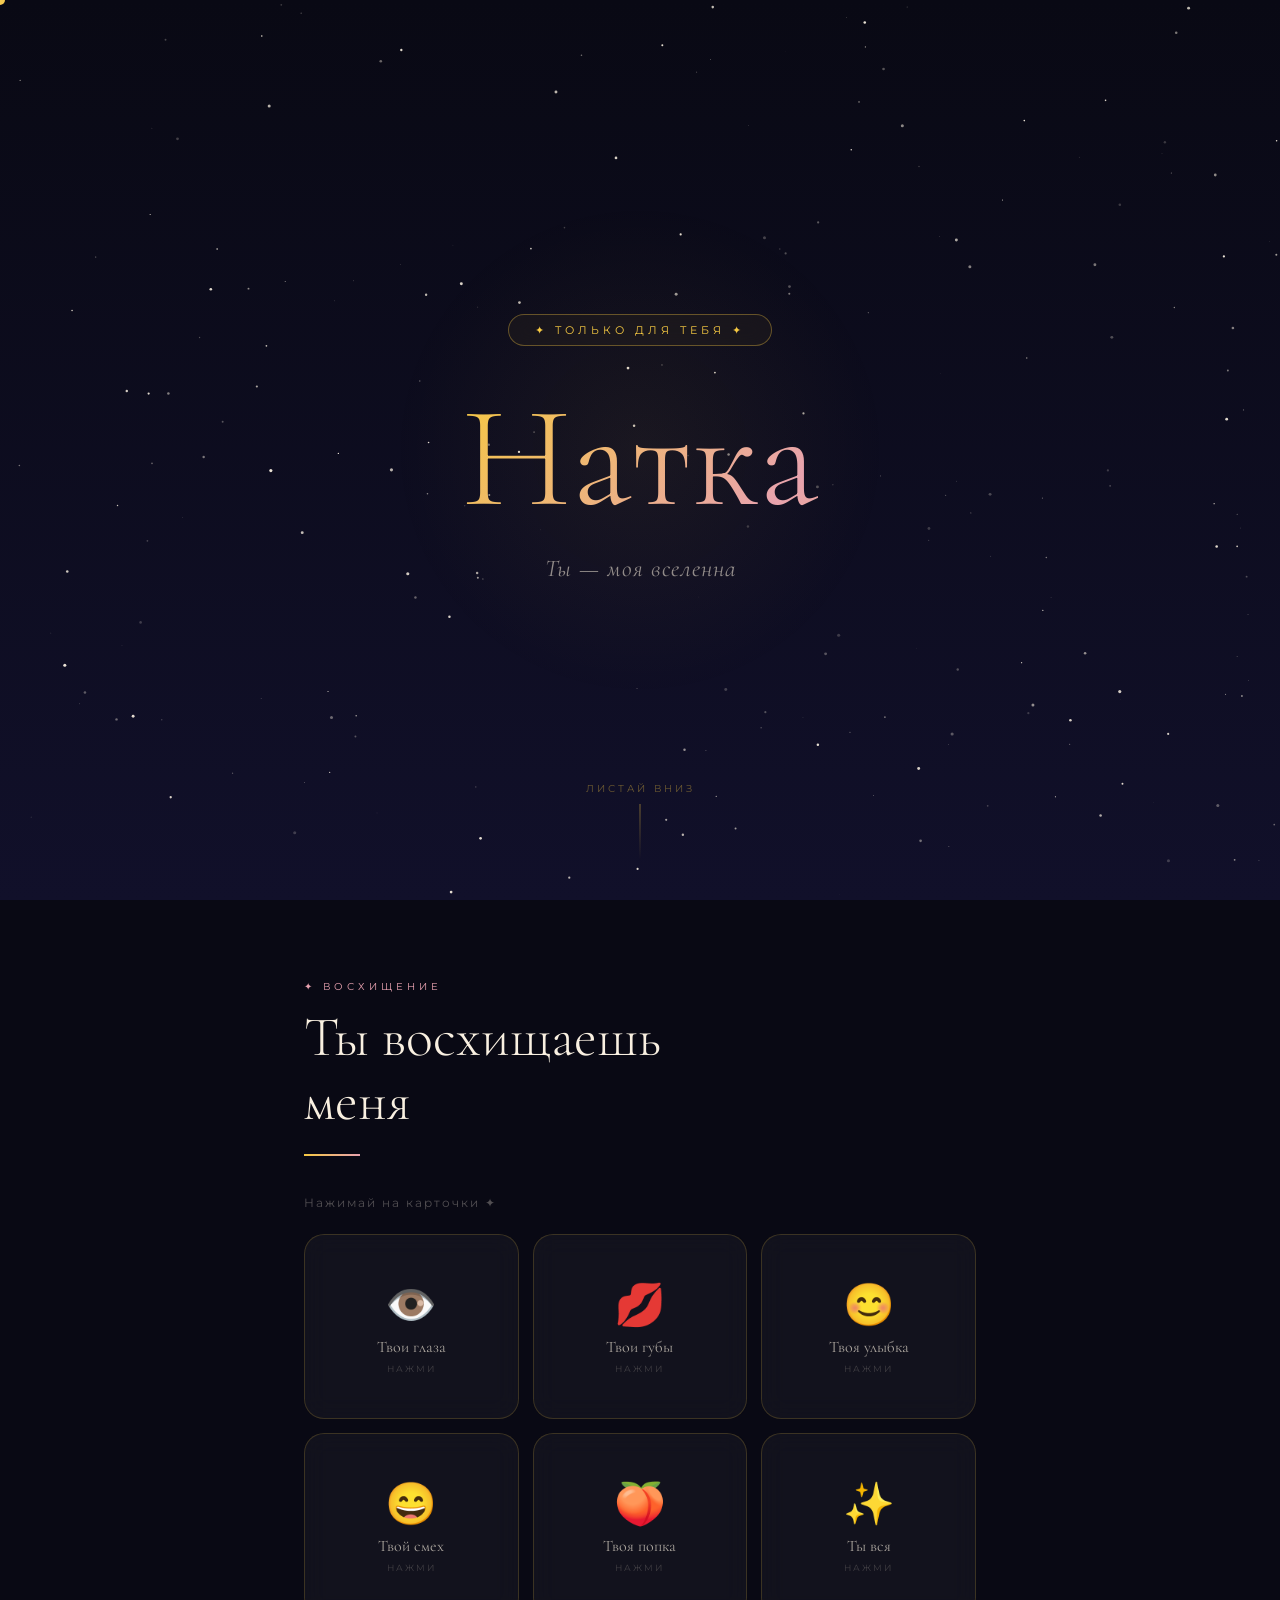
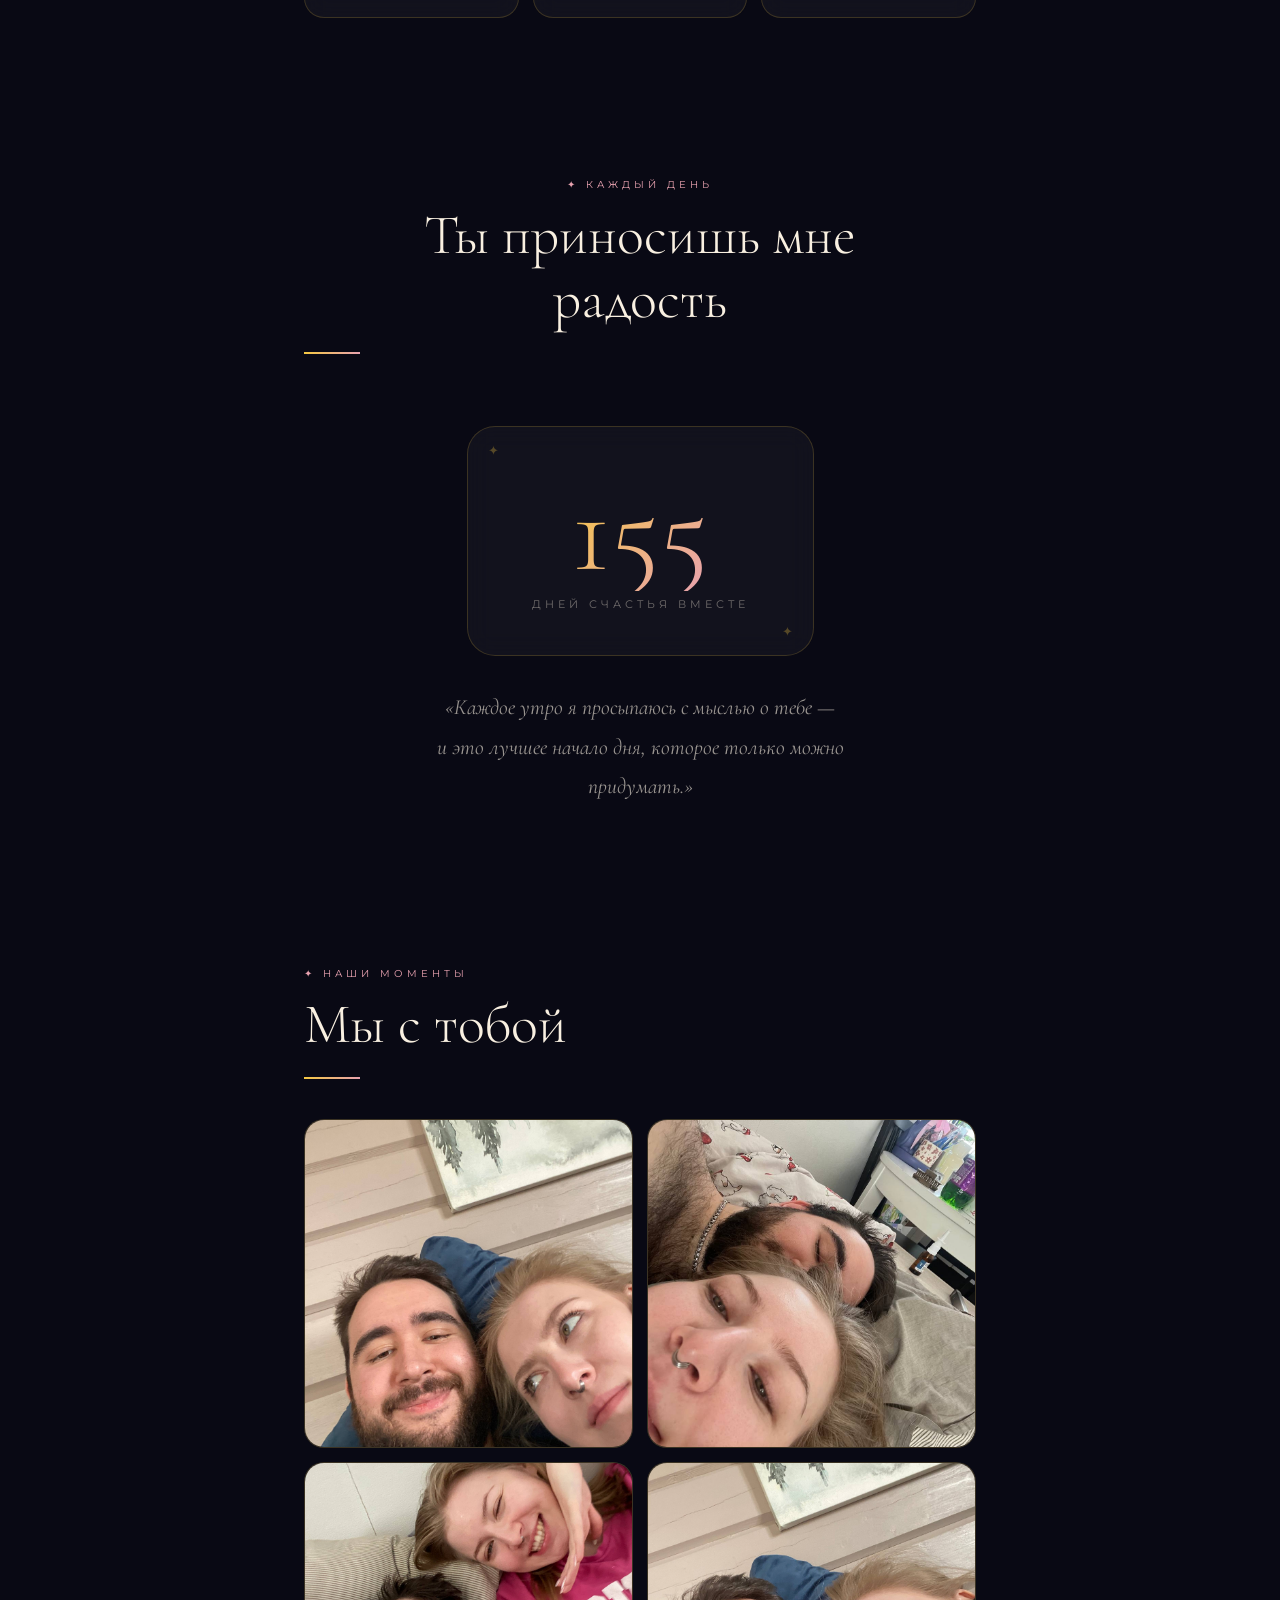
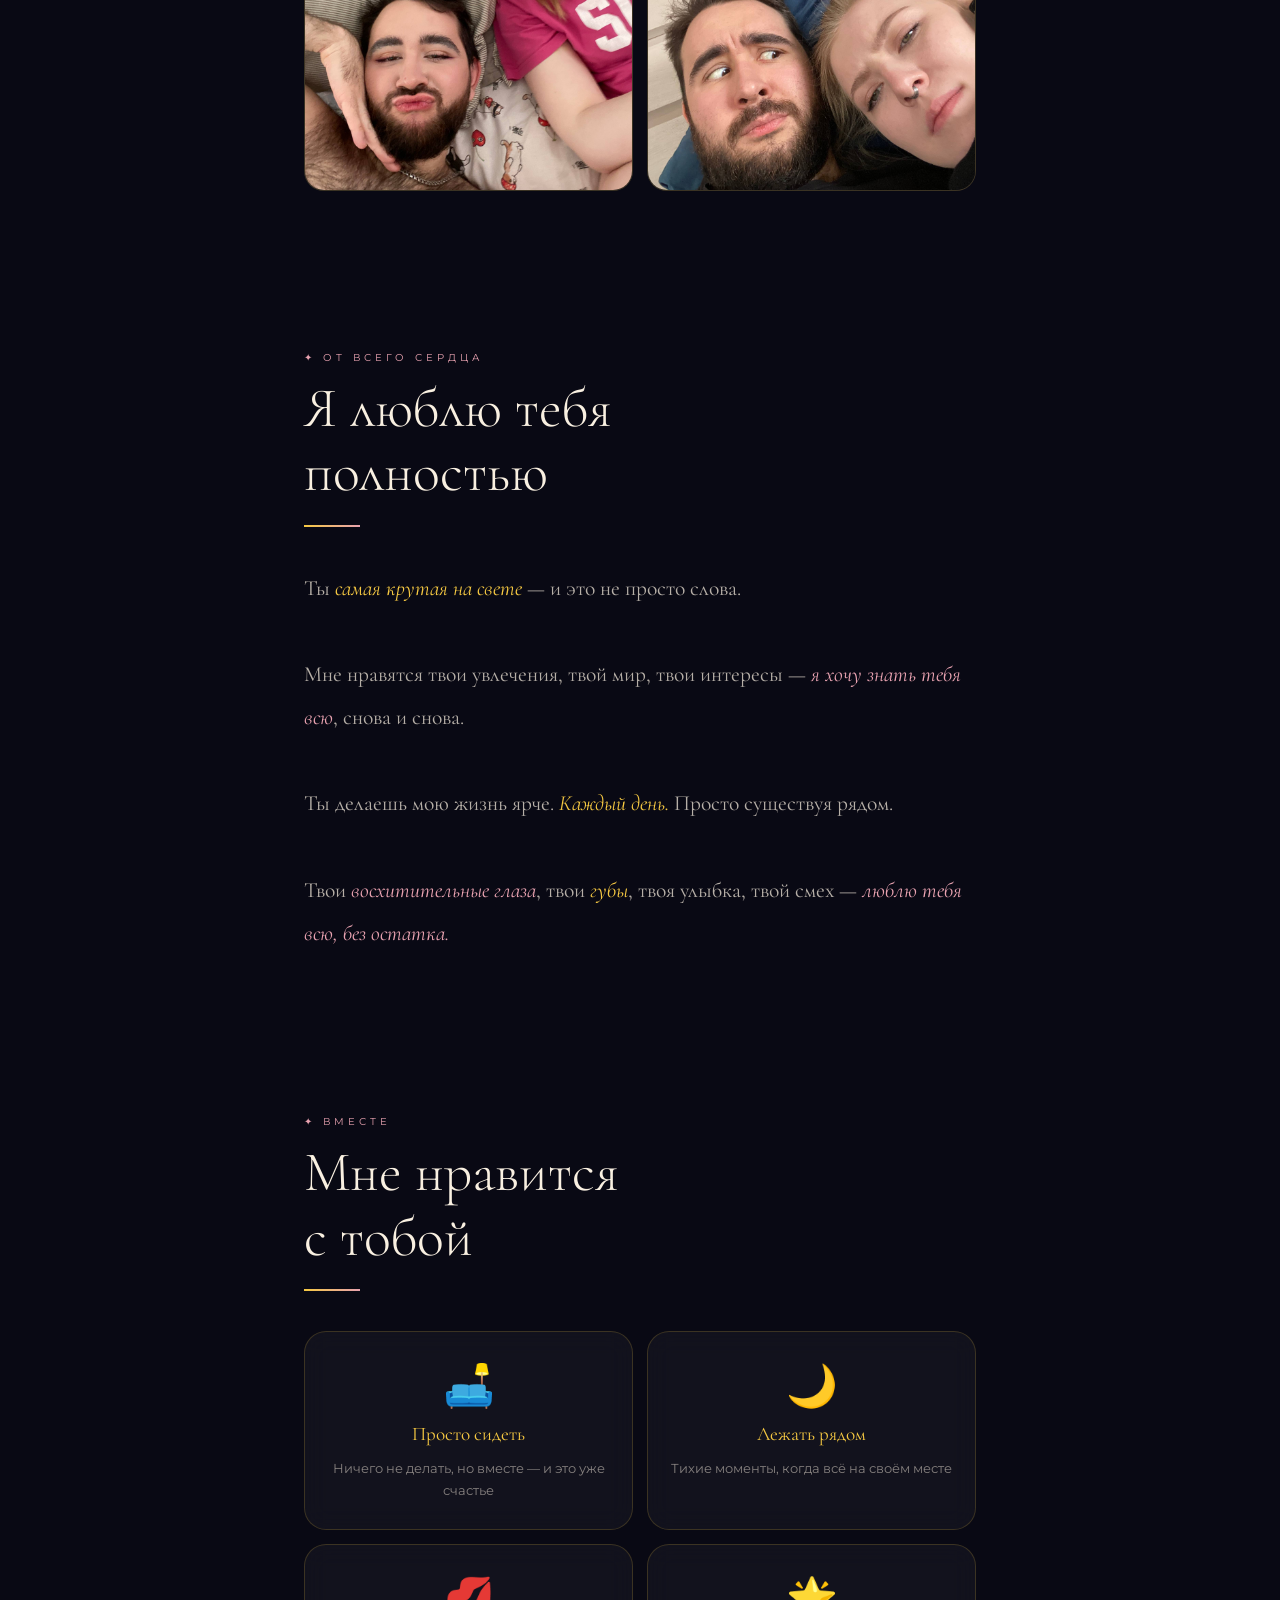
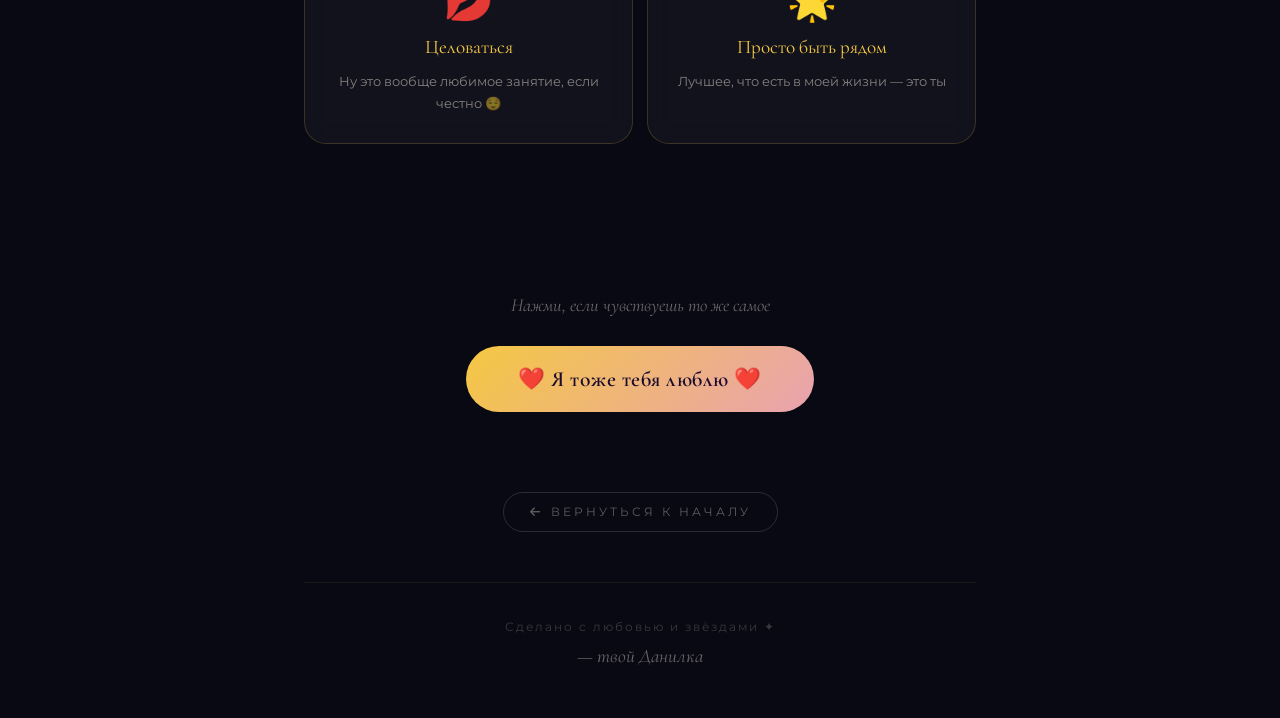
<file: page2.html>
<!DOCTYPE html>
<html lang="ru">
<head>
    <meta charset="UTF-8">
    <meta name="viewport" content="width=device-width, initial-scale=1.0">
    <title>Натка — Моя Вселенная 🌙</title>
    <link rel="stylesheet" href="https://cdnjs.cloudflare.com/ajax/libs/font-awesome/6.0.0-beta3/css/all.min.css">
    <link href="https://fonts.googleapis.com/css2?family=Cormorant+Garamond:ital,wght@0,300;0,400;0,600;1,300;1,400;1,600&family=Montserrat:wght@300;400;500&display=swap" rel="stylesheet">
    <style>
        * { margin: 0; padding: 0; box-sizing: border-box; }

        :root {
            --gold: #f5c842;
            --rose: #e8a2b0;
            --cream: #f9f0e1;
            --dark: #090914;
            --glass: rgba(255,255,255,0.04);
            --glass-border: rgba(245,200,66,0.18);
        }

        html { scroll-behavior: smooth; }

        body {
            font-family: 'Montserrat', sans-serif;
            background: var(--dark);
            color: var(--cream);
            overflow-x: hidden;
        }

        @media (hover: hover) {
            body { cursor: none; }
        }

        /* ── CURSOR ── */
        .cursor {
            width: 10px; height: 10px;
            background: var(--gold);
            border-radius: 50%;
            position: fixed;
            pointer-events: none;
            z-index: 9999;
            transform: translate(-50%, -50%);
            mix-blend-mode: screen;
            transition: transform 0.08s ease;
            display: none;
        }

        .sparkle {
            position: fixed;
            pointer-events: none;
            z-index: 9998;
            border-radius: 50%;
            transform: translate(-50%, -50%);
            animation: sfade 0.9s ease-out forwards;
        }

        @keyframes sfade {
            0%   { opacity: 1; transform: translate(-50%,-50%) scale(1); }
            100% { opacity: 0; transform: translate(-50%,-50%) scale(0); }
        }

        /* ── CANVAS ── */
        #starCanvas {
            position: fixed;
            top: 0; left: 0;
            width: 100%; height: 100%;
            z-index: 0;
        }

        /* ── CONTAINER ── */
        .container {
            max-width: 720px;
            margin: 0 auto;
            padding: 0 24px;
            position: relative;
            z-index: 2;
        }

        /* ── HERO ── */
        .hero {
            min-height: 100vh;
            display: flex;
            flex-direction: column;
            align-items: center;
            justify-content: center;
            text-align: center;
            padding: 60px 20px;
            position: relative;
            overflow: hidden;
        }

        .hero::before {
            content: '';
            position: absolute;
            width: 500px; height: 500px;
            background: radial-gradient(circle, rgba(245,200,66,0.06) 0%, transparent 70%);
            top: 50%; left: 50%;
            transform: translate(-50%,-50%);
            border-radius: 50%;
            animation: nebula 8s ease-in-out infinite;
            pointer-events: none;
        }

        @keyframes nebula {
            0%,100% { transform: translate(-50%,-50%) scale(1); }
            50%      { transform: translate(-50%,-50%) scale(1.25); }
        }

        .hero-badge {
            display: inline-block;
            border: 1px solid rgba(245,200,66,0.35);
            padding: 8px 26px;
            border-radius: 100px;
            font-size: 0.68rem;
            letter-spacing: 4px;
            text-transform: uppercase;
            color: var(--gold);
            margin-bottom: 44px;
            backdrop-filter: blur(10px);
            background: rgba(245,200,66,0.04);
        }

        .hero-name {
            font-family: 'Cormorant Garamond', serif;
            font-size: clamp(4.5rem, 16vw, 9rem);
            font-weight: 300;
            line-height: 0.95;
            margin-bottom: 28px;
            background: linear-gradient(135deg, #f5c842 0%, #e8a2b0 50%, #f5c842 100%);
            background-size: 200% auto;
            -webkit-background-clip: text;
            background-clip: text;
            -webkit-text-fill-color: transparent;
            animation: shimmer 4s linear infinite;
        }

        @keyframes shimmer {
            0%   { background-position: 0% 50%; }
            100% { background-position: 200% 50%; }
        }

        .hero-subtitle {
            font-family: 'Cormorant Garamond', serif;
            font-size: clamp(1.1rem, 3.5vw, 1.5rem);
            font-style: italic;
            color: rgba(249,240,225,0.55);
            letter-spacing: 1px;
            min-height: 2rem;
        }

        .scroll-hint {
            position: absolute;
            bottom: 40px; left: 50%;
            transform: translateX(-50%);
            display: flex;
            flex-direction: column;
            align-items: center;
            gap: 10px;
            color: rgba(245,200,66,0.4);
            font-size: 0.62rem;
            letter-spacing: 3px;
            text-transform: uppercase;
        }

        .scroll-line {
            width: 1px; height: 56px;
            background: linear-gradient(to bottom, rgba(245,200,66,0.5), transparent);
            animation: spulse 2s ease-in-out infinite;
        }

        @keyframes spulse {
            0%,100% { opacity: 1; transform: scaleY(1); }
            50%      { opacity: 0.4; transform: scaleY(0.6); }
        }

        /* ── SECTIONS ── */
        .section { padding: 80px 0; }

        .section-badge {
            display: block;
            font-size: 0.65rem;
            letter-spacing: 4px;
            text-transform: uppercase;
            color: var(--rose);
            margin-bottom: 12px;
        }

        .section-title {
            font-family: 'Cormorant Garamond', serif;
            font-size: clamp(2rem, 6vw, 3.5rem);
            font-weight: 300;
            line-height: 1.15;
        }

        .divider {
            width: 56px; height: 2px;
            background: linear-gradient(to right, var(--gold), var(--rose));
            margin: 20px 0 40px;
        }

        /* ── FLIP CARDS ── */
        .flip-hint-global {
            font-size: 0.72rem;
            color: rgba(249,240,225,0.3);
            letter-spacing: 2px;
            margin-bottom: 24px;
        }

        .flip-grid {
            display: grid;
            grid-template-columns: repeat(3, 1fr);
            gap: 14px;
        }

        .flip-card {
            perspective: 1000px;
            height: 185px;
            cursor: pointer;
        }

        .flip-card-inner {
            position: relative;
            width: 100%; height: 100%;
            transform-style: preserve-3d;
            transition: transform 0.7s cubic-bezier(0.23, 1, 0.32, 1);
        }

        .flip-card.flipped .flip-card-inner { transform: rotateY(180deg); }

        .flip-card-front,
        .flip-card-back {
            position: absolute;
            width: 100%; height: 100%;
            backface-visibility: hidden;
            border-radius: 20px;
            display: flex;
            flex-direction: column;
            align-items: center;
            justify-content: center;
            padding: 16px;
            text-align: center;
        }

        .flip-card-front {
            background: var(--glass);
            border: 1px solid var(--glass-border);
            backdrop-filter: blur(12px);
            transition: border-color 0.3s;
        }

        .flip-card:hover .flip-card-front {
            border-color: rgba(245,200,66,0.35);
        }

        .flip-card-back {
            background: linear-gradient(135deg, rgba(245,200,66,0.12), rgba(232,162,176,0.12));
            border: 1px solid rgba(245,200,66,0.35);
            backdrop-filter: blur(12px);
            transform: rotateY(180deg);
        }

        .card-emoji { font-size: 2.6rem; margin-bottom: 8px; }

        .card-label {
            font-family: 'Cormorant Garamond', serif;
            font-size: 1rem;
            color: rgba(249,240,225,0.65);
        }

        .card-tap {
            font-size: 0.58rem;
            letter-spacing: 2px;
            text-transform: uppercase;
            color: rgba(249,240,225,0.2);
            margin-top: 6px;
        }

        .card-back-text {
            font-family: 'Cormorant Garamond', serif;
            font-style: italic;
            font-size: 1rem;
            color: var(--gold);
            line-height: 1.55;
        }

        /* ── JOY COUNTER ── */
        .joy-section { text-align: center; }

        .counter-wrap {
            display: inline-flex;
            flex-direction: column;
            align-items: center;
            gap: 6px;
            padding: 44px 64px;
            border: 1px solid var(--glass-border);
            border-radius: 28px;
            backdrop-filter: blur(12px);
            background: var(--glass);
            margin: 32px 0;
            position: relative;
        }

        .counter-wrap::before,
        .counter-wrap::after {
            content: '✦';
            position: absolute;
            color: rgba(245,200,66,0.3);
            font-size: 0.8rem;
        }

        .counter-wrap::before { top: 16px; left: 20px; }
        .counter-wrap::after  { bottom: 16px; right: 20px; }

        .counter-num {
            font-family: 'Cormorant Garamond', serif;
            font-size: clamp(4.5rem, 16vw, 7.5rem);
            font-weight: 300;
            line-height: 1;
            background: linear-gradient(135deg, var(--gold), var(--rose));
            -webkit-background-clip: text;
            background-clip: text;
            -webkit-text-fill-color: transparent;
        }

        .counter-label {
            font-size: 0.68rem;
            letter-spacing: 4px;
            text-transform: uppercase;
            color: rgba(249,240,225,0.4);
        }

        .joy-quote {
            font-family: 'Cormorant Garamond', serif;
            font-size: clamp(1.1rem, 3vw, 1.35rem);
            font-style: italic;
            color: rgba(249,240,225,0.6);
            max-width: 480px;
            margin: 0 auto;
            line-height: 1.85;
        }

        /* ── GALLERY ── */
        .gallery-grid {
            display: grid;
            grid-template-columns: repeat(2, 1fr);
            gap: 14px;
            margin-top: 40px;
        }

        .gallery-item {
            position: relative;
            border-radius: 20px;
            overflow: hidden;
            aspect-ratio: 1 / 1;
            background: var(--glass);
            border: 1px solid var(--glass-border);
        }

        .gallery-item img {
            position: absolute;
            inset: 0;
            width: 100%; height: 100%;
            object-fit: cover;
            z-index: 2;
            display: none;
            transition: transform 0.5s ease;
        }

        .gallery-item img.img-ok { display: block; }

        .gallery-item:hover img.img-ok { transform: scale(1.05); }

        .g-overlay {
            position: absolute; inset: 0;
            background: linear-gradient(to top, rgba(9,9,20,0.85) 0%, transparent 55%);
            display: flex;
            align-items: flex-end;
            padding: 18px;
            opacity: 0;
            transition: opacity 0.3s;
            z-index: 3;
        }

        .gallery-item:hover .g-overlay { opacity: 1; }

        .g-caption {
            font-family: 'Cormorant Garamond', serif;
            font-style: italic;
            color: var(--cream);
            font-size: 1rem;
        }

        .g-placeholder {
            position: absolute; inset: 0;
            display: flex;
            flex-direction: column;
            align-items: center;
            justify-content: center;
            gap: 12px;
            z-index: 1;
        }

        .g-placeholder .ph-star {
            font-size: 1.8rem;
            color: rgba(245,200,66,0.12);
            animation: glow-ph 3s ease-in-out infinite;
        }

        @keyframes glow-ph {
            0%,100% { opacity: 0.4; }
            50%      { opacity: 1; }
        }

        .g-placeholder span {
            font-size: 0.6rem;
            letter-spacing: 3px;
            text-transform: uppercase;
            color: rgba(249,240,225,0.12);
        }

        /* ── LOVE TEXT ── */
        .love-text {
            font-family: 'Cormorant Garamond', serif;
            font-size: clamp(1.15rem, 3vw, 1.35rem);
            line-height: 2;
            color: rgba(249,240,225,0.72);
        }

        .love-text .hl-gold {
            color: var(--gold);
            font-style: italic;
        }

        .love-text .hl-rose {
            color: var(--rose);
            font-style: italic;
        }

        /* ── TOGETHER CARDS ── */
        .together-grid {
            display: grid;
            grid-template-columns: repeat(2, 1fr);
            gap: 14px;
            margin-top: 40px;
        }

        .together-card {
            background: var(--glass);
            border: 1px solid var(--glass-border);
            border-radius: 22px;
            padding: 28px 20px;
            backdrop-filter: blur(12px);
            display: flex;
            flex-direction: column;
            align-items: center;
            gap: 12px;
            text-align: center;
            transition: all 0.35s ease;
        }

        .together-card:hover {
            background: rgba(245,200,66,0.07);
            border-color: rgba(245,200,66,0.35);
            transform: translateY(-6px);
        }

        .tc-emoji { font-size: 2.6rem; }

        .tc-title {
            font-family: 'Cormorant Garamond', serif;
            font-size: 1.2rem;
            color: var(--gold);
        }

        .tc-desc {
            font-size: 0.82rem;
            color: rgba(249,240,225,0.5);
            line-height: 1.65;
        }

        /* ── LOVE BUTTON SECTION ── */
        .love-btn-section {
            text-align: center;
            padding: 70px 0 80px;
        }

        .love-btn-hint {
            font-family: 'Cormorant Garamond', serif;
            font-size: 1.15rem;
            font-style: italic;
            color: rgba(249,240,225,0.4);
            margin-bottom: 30px;
        }

        .love-btn {
            border: none;
            background: linear-gradient(135deg, var(--gold), var(--rose));
            color: #1a0a2e;
            font-family: 'Cormorant Garamond', serif;
            font-size: 1.35rem;
            font-weight: 600;
            padding: 20px 52px;
            border-radius: 100px;
            cursor: pointer;
            transition: all 0.3s ease;
            letter-spacing: 0.5px;
            position: relative;
            overflow: hidden;
        }

        .love-btn::after {
            content: '';
            position: absolute; inset: 0;
            background: rgba(255,255,255,0.15);
            opacity: 0;
            transition: opacity 0.3s;
        }

        .love-btn:hover::after { opacity: 1; }
        .love-btn:hover { transform: scale(1.06); box-shadow: 0 0 50px rgba(245,200,66,0.35); }
        .love-btn:active { transform: scale(0.97); }

        /* ── HEART PARTICLES ── */
        .heart-p {
            position: fixed;
            pointer-events: none;
            z-index: 9997;
            animation: heartfly var(--dur, 1.4s) ease-out forwards;
        }

        @keyframes heartfly {
            0%   { transform: translate(0,0) scale(1) rotate(0deg); opacity: 1; }
            100% { transform: translate(var(--tx),var(--ty)) scale(0) rotate(var(--rot)); opacity: 0; }
        }

        /* ── BACK ── */
        .back-wrap {
            text-align: center;
            padding-bottom: 50px;
        }

        .back-link {
            display: inline-flex;
            align-items: center;
            gap: 8px;
            color: rgba(249,240,225,0.35);
            text-decoration: none;
            font-size: 0.72rem;
            letter-spacing: 3px;
            text-transform: uppercase;
            border: 1px solid rgba(249,240,225,0.15);
            padding: 12px 26px;
            border-radius: 100px;
            transition: all 0.3s;
        }

        .back-link:hover {
            color: var(--gold);
            border-color: rgba(245,200,66,0.35);
        }

        /* ── FOOTER ── */
        .page-footer {
            text-align: center;
            padding: 36px 20px 50px;
            border-top: 1px solid rgba(245,200,66,0.08);
        }

        .page-footer .f-line {
            font-size: 0.75rem;
            letter-spacing: 2px;
            color: rgba(249,240,225,0.2);
        }

        .page-footer .f-sign {
            font-family: 'Cormorant Garamond', serif;
            font-style: italic;
            font-size: 1.2rem;
            color: rgba(249,240,225,0.4);
            margin-top: 10px;
        }

        /* ── SCROLL REVEAL ── */
        .reveal {
            opacity: 0;
            transform: translateY(36px);
            transition: opacity 0.85s ease, transform 0.85s ease;
        }

        .reveal.vis { opacity: 1; transform: translateY(0); }

        /* ── RESPONSIVE ── */
        @media (max-width: 500px) {
            .flip-grid { grid-template-columns: repeat(2, 1fr); }
            .together-grid { grid-template-columns: 1fr; }
            .gallery-grid { grid-template-columns: 1fr; }
            .counter-wrap { padding: 32px 40px; }
        }
    </style>
</head>
<body>

<div class="cursor" id="cursor"></div>
<canvas id="starCanvas"></canvas>

<div class="container">

    <!-- ── HERO ── -->
    <section class="hero">
        <span class="hero-badge">✦ Только для тебя ✦</span>
        <h1 class="hero-name">Натка</h1>
        <p class="hero-subtitle" id="typeTarget"></p>
        <div class="scroll-hint">
            <span>Листай вниз</span>
            <div class="scroll-line"></div>
        </div>
    </section>

    <!-- ── ADMIRE ── -->
    <section class="section reveal">
        <span class="section-badge">✦ Восхищение</span>
        <h2 class="section-title">Ты восхищаешь<br>меня</h2>
        <div class="divider"></div>
        <p class="flip-hint-global">Нажимай на карточки ✦</p>

        <div class="flip-grid">
            <div class="flip-card" onclick="this.classList.toggle('flipped')">
                <div class="flip-card-inner">
                    <div class="flip-card-front">
                        <div class="card-emoji">👁️</div>
                        <div class="card-label">Твои глаза</div>
                        <div class="card-tap">нажми</div>
                    </div>
                    <div class="flip-card-back">
                        <div class="card-back-text">Восхитительные. Я каждый раз теряюсь в них — честно.</div>
                    </div>
                </div>
            </div>

            <div class="flip-card" onclick="this.classList.toggle('flipped')">
                <div class="flip-card-inner">
                    <div class="flip-card-front">
                        <div class="card-emoji">💋</div>
                        <div class="card-label">Твои губы</div>
                        <div class="card-tap">нажми</div>
                    </div>
                    <div class="flip-card-back">
                        <div class="card-back-text">Поцеловать тебя — лучшее занятие в мире. Без преувеличений.</div>
                    </div>
                </div>
            </div>

            <div class="flip-card" onclick="this.classList.toggle('flipped')">
                <div class="flip-card-inner">
                    <div class="flip-card-front">
                        <div class="card-emoji">😊</div>
                        <div class="card-label">Твоя улыбка</div>
                        <div class="card-tap">нажми</div>
                    </div>
                    <div class="flip-card-back">
                        <div class="card-back-text">Когда ты улыбаешься — весь мир становится лучше. Вот так просто.</div>
                    </div>
                </div>
            </div>

            <div class="flip-card" onclick="this.classList.toggle('flipped')">
                <div class="flip-card-inner">
                    <div class="flip-card-front">
                        <div class="card-emoji">😄</div>
                        <div class="card-label">Твой смех</div>
                        <div class="card-tap">нажми</div>
                    </div>
                    <div class="flip-card-back">
                        <div class="card-back-text">Заразительный, настоящий — мой любимый звук на свете.</div>
                    </div>
                </div>
            </div>

            <div class="flip-card" onclick="this.classList.toggle('flipped')">
                <div class="flip-card-inner">
                    <div class="flip-card-front">
                        <div class="card-emoji">🍑</div>
                        <div class="card-label">Твоя попка</div>
                        <div class="card-tap">нажми</div>
                    </div>
                    <div class="flip-card-back">
                        <div class="card-back-text">Ну это отдельный шедевр, я тебе скажу 😏</div>
                    </div>
                </div>
            </div>

            <div class="flip-card" onclick="this.classList.toggle('flipped')">
                <div class="flip-card-inner">
                    <div class="flip-card-front">
                        <div class="card-emoji">✨</div>
                        <div class="card-label">Ты вся</div>
                        <div class="card-tap">нажми</div>
                    </div>
                    <div class="flip-card-back">
                        <div class="card-back-text">Люблю тебя всю целиком — каждую черточку, каждый изгиб.</div>
                    </div>
                </div>
            </div>
        </div>
    </section>

    <!-- ── JOY COUNTER ── -->
    <section class="section joy-section reveal" id="joySection">
        <span class="section-badge">✦ Каждый день</span>
        <h2 class="section-title">Ты приносишь мне<br>радость</h2>
        <div class="divider"></div>

        <div class="counter-wrap">
            <div class="counter-num" id="daysNum">0</div>
            <div class="counter-label">дней счастья вместе</div>
        </div>

        <p class="joy-quote">
            «Каждое утро я просыпаюсь с мыслью о тебе —<br>
            и это лучшее начало дня, которое только можно придумать.»
        </p>
    </section>

    <!-- ── GALLERY ── -->
    <section class="section reveal">
        <span class="section-badge">✦ Наши моменты</span>
        <h2 class="section-title">Мы с тобой</h2>
        <div class="divider"></div>

        <div class="gallery-grid">
            <div class="gallery-item">
                <img src="images2/1.jpg" alt="" data-caption="Наш момент">
                <div class="g-overlay"><span class="g-caption">Наш момент</span></div>
                <div class="g-placeholder"><div class="ph-star">✦</div><span>Скоро здесь</span></div>
            </div>
            <div class="gallery-item">
                <img src="images2/2.jpg" alt="" data-caption="Ты и я">
                <div class="g-overlay"><span class="g-caption">Ты и я</span></div>
                <div class="g-placeholder"><div class="ph-star">✦</div><span>Скоро здесь</span></div>
            </div>
            <div class="gallery-item">
                <img src="images2/3.jpg" alt="" data-caption="Счастье рядом">
                <div class="g-overlay"><span class="g-caption">Счастье рядом</span></div>
                <div class="g-placeholder"><div class="ph-star">✦</div><span>Скоро здесь</span></div>
            </div>
            <div class="gallery-item">
                <img src="images2/4.jpg" alt="" data-caption="Всё лучшее">
                <div class="g-overlay"><span class="g-caption">Всё лучшее</span></div>
                <div class="g-placeholder"><div class="ph-star">✦</div><span>Скоро здесь</span></div>
            </div>
        </div>
    </section>

    <!-- ── LOVE YOU FULLY ── -->
    <section class="section reveal">
        <span class="section-badge">✦ От всего сердца</span>
        <h2 class="section-title">Я люблю тебя<br>полностью</h2>
        <div class="divider"></div>

        <p class="love-text">
            Ты <span class="hl-gold">самая крутая на свете</span> — и это не просто слова.<br><br>
            Мне нравятся твои увлечения, твой мир, твои интересы —
            <span class="hl-rose">я хочу знать тебя всю</span>, снова и снова.<br><br>
            Ты делаешь мою жизнь ярче. <span class="hl-gold">Каждый день.</span>
            Просто существуя рядом.<br><br>
            Твои <span class="hl-rose">восхитительные глаза</span>, твои
            <span class="hl-gold">губы</span>, твоя улыбка, твой смех —
            <span class="hl-rose">люблю тебя всю, без остатка.</span>
        </p>
    </section>

    <!-- ── TOGETHER ── -->
    <section class="section reveal">
        <span class="section-badge">✦ Вместе</span>
        <h2 class="section-title">Мне нравится<br>с тобой</h2>
        <div class="divider"></div>

        <div class="together-grid">
            <div class="together-card">
                <div class="tc-emoji">🛋️</div>
                <div class="tc-title">Просто сидеть</div>
                <div class="tc-desc">Ничего не делать, но вместе — и это уже счастье</div>
            </div>
            <div class="together-card">
                <div class="tc-emoji">🌙</div>
                <div class="tc-title">Лежать рядом</div>
                <div class="tc-desc">Тихие моменты, когда всё на своём месте</div>
            </div>
            <div class="together-card">
                <div class="tc-emoji">💋</div>
                <div class="tc-title">Целоваться</div>
                <div class="tc-desc">Ну это вообще любимое занятие, если честно 😌</div>
            </div>
            <div class="together-card">
                <div class="tc-emoji">🌟</div>
                <div class="tc-title">Просто быть рядом</div>
                <div class="tc-desc">Лучшее, что есть в моей жизни — это ты</div>
            </div>
        </div>
    </section>

    <!-- ── LOVE BUTTON ── -->
    <section class="love-btn-section reveal">
        <p class="love-btn-hint">Нажми, если чувствуешь то же самое</p>
        <button class="love-btn" id="loveBtn">❤️ Я тоже тебя люблю ❤️</button>
    </section>

    <!-- ── BACK ── -->
    <div class="back-wrap">
        <a href="index.html" class="back-link">
            <i class="fas fa-arrow-left"></i> Вернуться к началу
        </a>
    </div>

    <!-- ── FOOTER ── -->
    <footer class="page-footer">
        <div class="f-line">Сделано с любовью и звёздами ✦</div>
        <div class="f-sign">— твой Данилка</div>
    </footer>

</div>

<script>
// ── STARS CANVAS ──
const canvas = document.getElementById('starCanvas');
const ctx = canvas.getContext('2d');
let W, H, stars = [];

function resize() {
    W = canvas.width = window.innerWidth;
    H = canvas.height = window.innerHeight;
}
resize();
window.addEventListener('resize', resize);

function mkStars(n) {
    stars = [];
    for (let i = 0; i < n; i++) {
        stars.push({
            x: Math.random() * W,
            y: Math.random() * H,
            r: Math.random() * 1.4 + 0.2,
            phase: Math.random() * Math.PI * 2,
            speed: Math.random() * 0.02 + 0.008
        });
    }
}
mkStars(220);

function drawStars() {
    ctx.clearRect(0, 0, W, H);
    const g = ctx.createLinearGradient(0, 0, 0, H);
    g.addColorStop(0, '#090914');
    g.addColorStop(1, '#11102a');
    ctx.fillStyle = g;
    ctx.fillRect(0, 0, W, H);

    const t = Date.now() * 0.001;
    stars.forEach(s => {
        const a = (Math.sin(t * s.speed * 20 + s.phase) + 1) / 2 * 0.75 + 0.2;
        ctx.beginPath();
        ctx.arc(s.x, s.y, s.r, 0, Math.PI * 2);
        ctx.fillStyle = `rgba(249,240,225,${a})`;
        ctx.fill();
    });
    requestAnimationFrame(drawStars);
}
drawStars();

// ── CUSTOM CURSOR ──
const cursorEl = document.getElementById('cursor');
const supportsHover = window.matchMedia('(hover: hover)').matches;
if (supportsHover) cursorEl.style.display = 'block';

document.addEventListener('mousemove', e => {
    if (!supportsHover) return;
    cursorEl.style.left = e.clientX + 'px';
    cursorEl.style.top  = e.clientY + 'px';
    if (Math.random() > 0.55) addSparkle(e.clientX, e.clientY);
});

function addSparkle(x, y) {
    const el = document.createElement('div');
    el.className = 'sparkle';
    const sz = Math.random() * 5 + 2;
    const cols = ['#f5c842','#e8a2b0','#f9f0e1','#fff'];
    el.style.cssText = `left:${x}px;top:${y}px;width:${sz}px;height:${sz}px;background:${cols[Math.floor(Math.random()*4)]}`;
    document.body.appendChild(el);
    setTimeout(() => el.remove(), 900);
}

// ── TYPEWRITER ──
const phrases = [
    'Ты — моя вселенная',
    'Самая крутая на свете',
    'Ты приносишь мне радость',
    'Я люблю тебя'
];
let pIdx = 0, cIdx = 0, deleting = false;
const typeEl = document.getElementById('typeTarget');

function type() {
    const cur = phrases[pIdx];
    typeEl.textContent = cur.substring(0, cIdx);

    if (!deleting && cIdx === cur.length) {
        deleting = true;
        setTimeout(type, 2400);
        return;
    }
    if (deleting && cIdx === 0) {
        deleting = false;
        pIdx = (pIdx + 1) % phrases.length;
        setTimeout(type, 350);
        return;
    }

    deleting ? cIdx-- : cIdx++;
    setTimeout(type, deleting ? 45 : 85);
}
setTimeout(type, 900);

// ── DAYS COUNTER ──
let counted = false;
function animateCounter() {
    if (counted) return;
    counted = true;
    const start = new Date('2026-03-08');
    const days = Math.max(0, Math.floor((Date.now() - start) / 86400000));
    const el = document.getElementById('daysNum');
    let cur = 0;
    const step = Math.max(1, Math.ceil(days / 60));
    const iv = setInterval(() => {
        cur = Math.min(cur + step, days);
        el.textContent = cur;
        if (cur >= days) clearInterval(iv);
    }, 28);
}

// ── SCROLL REVEAL ──
const revealEls = document.querySelectorAll('.reveal');
const ro = new IntersectionObserver(entries => {
    entries.forEach(e => {
        if (e.isIntersecting) {
            e.target.classList.add('vis');
            if (e.target.id === 'joySection') animateCounter();
        }
    });
}, { threshold: 0.12 });
revealEls.forEach(el => ro.observe(el));

// ── GALLERY ──
document.querySelectorAll('.gallery-item img').forEach(img => {
    img.onload = () => {
        img.classList.add('img-ok');
        const ph = img.closest('.gallery-item').querySelector('.g-placeholder');
        if (ph) ph.style.display = 'none';
    };
    img.onerror = () => img.remove();
    if (img.complete && img.naturalWidth > 0) img.onload();
});

// ── HEART BURST ──
const loveBtn = document.getElementById('loveBtn');
const emojis = ['❤️','💕','💖','💗','💓','💝','✨','🌟','💫','🌸'];

loveBtn.addEventListener('click', e => {
    const rect = loveBtn.getBoundingClientRect();
    const bx = rect.left + rect.width / 2;
    const by = rect.top  + rect.height / 2;

    for (let i = 0; i < 24; i++) {
        const h = document.createElement('div');
        h.className = 'heart-p';
        h.textContent = emojis[Math.floor(Math.random() * emojis.length)];
        const ang = Math.random() * Math.PI * 2;
        const dist = Math.random() * 220 + 80;
        const tx = Math.cos(ang) * dist;
        const ty = Math.sin(ang) * dist - 80;
        const rot = (Math.random() - 0.5) * 360;
        const dur = (Math.random() * 0.6 + 1.1).toFixed(2);
        h.style.cssText = `
            left:${bx}px; top:${by}px;
            font-size:${(Math.random()*1.4+0.7).toFixed(1)}rem;
            --tx:${tx}px; --ty:${ty}px; --rot:${rot}deg; --dur:${dur}s;
            animation-delay:${(Math.random()*0.25).toFixed(2)}s;
        `;
        document.body.appendChild(h);
        setTimeout(() => h.remove(), (parseFloat(dur) + 0.5) * 1000);
    }
});
</script>
</body>
</html>
</file>
